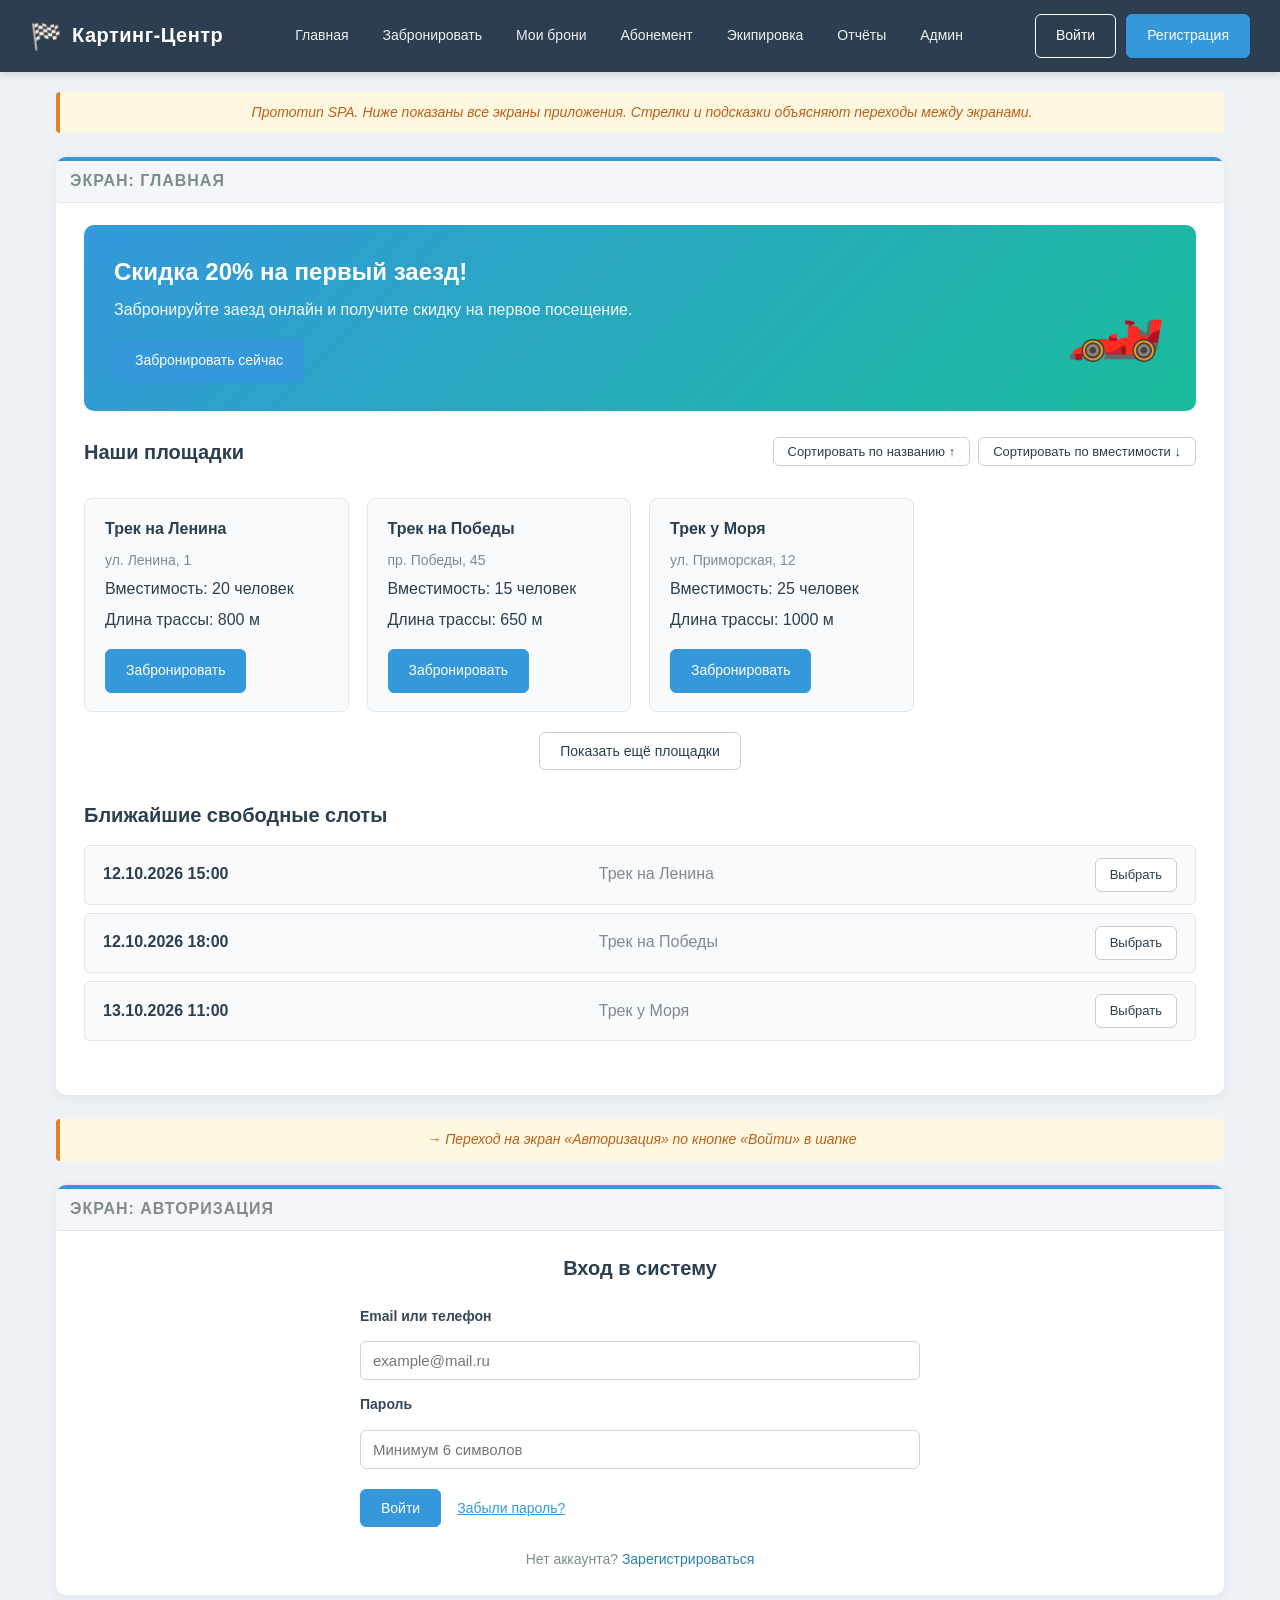
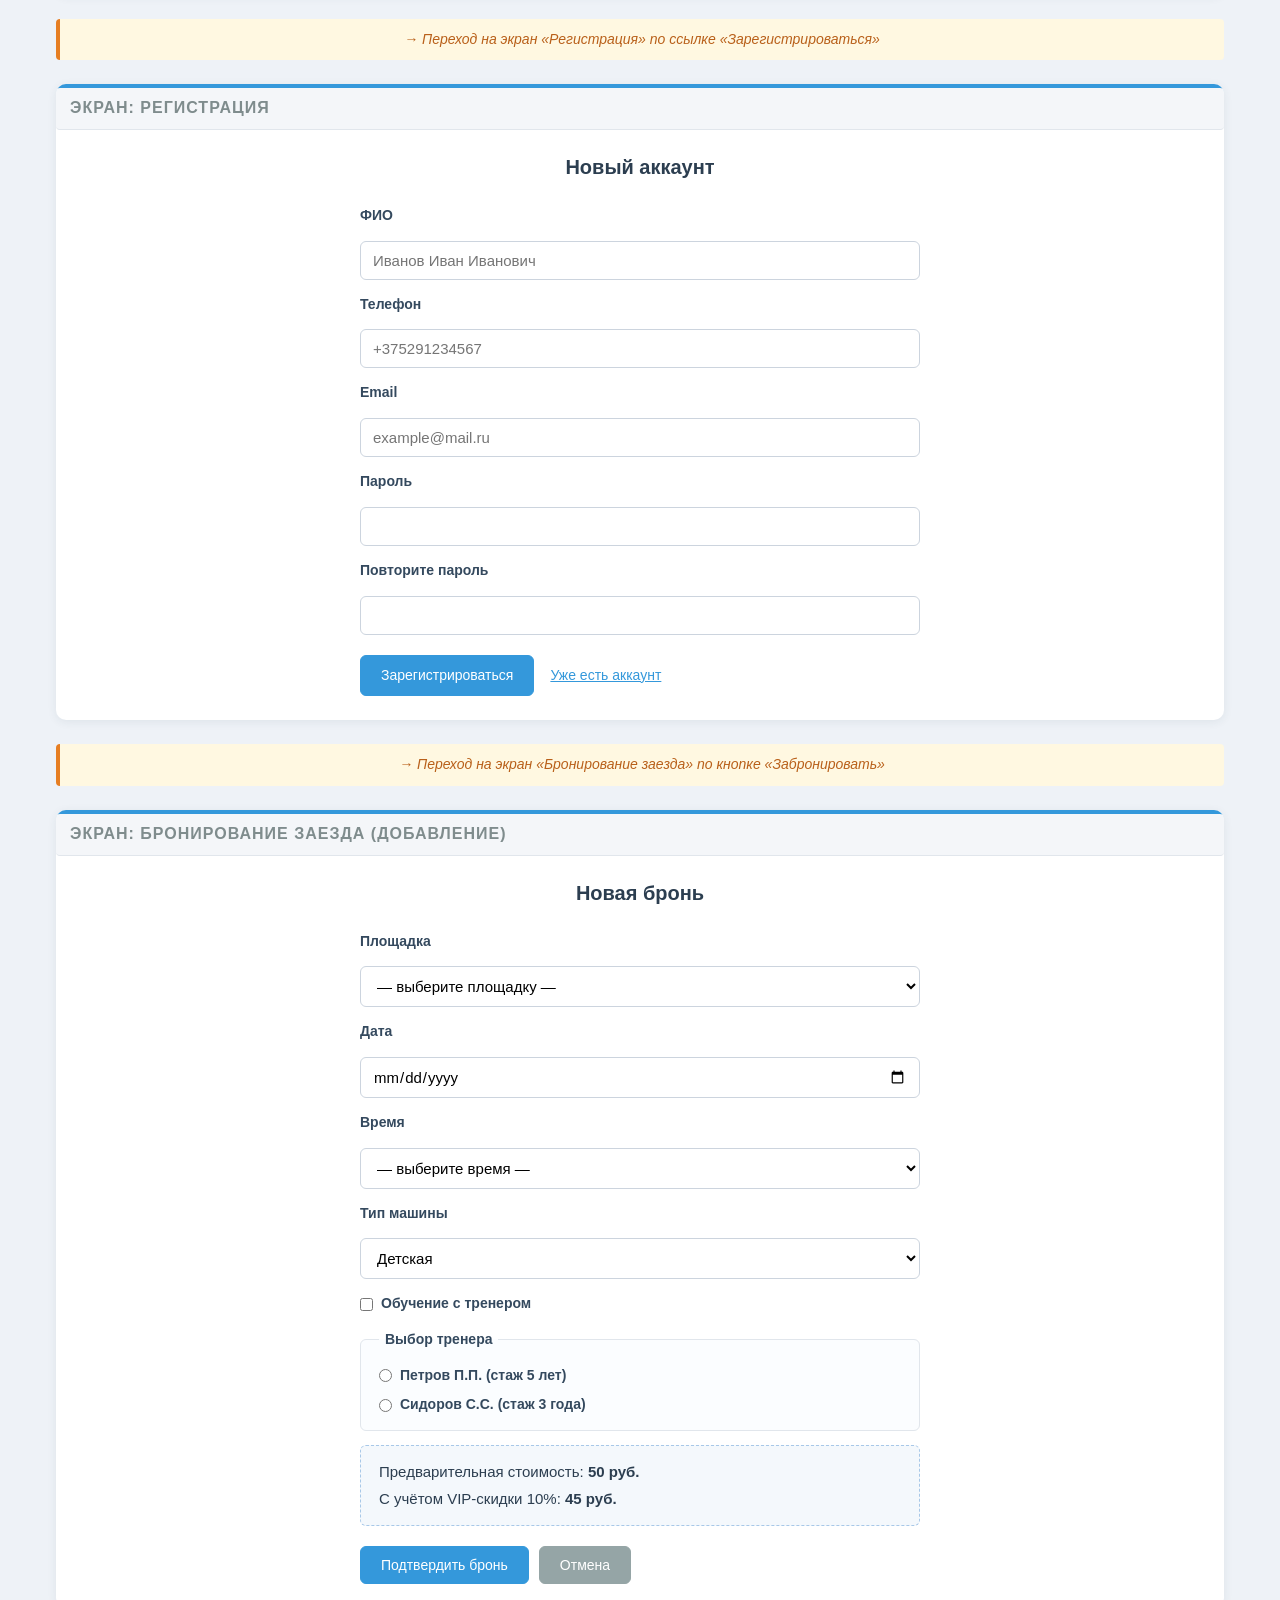
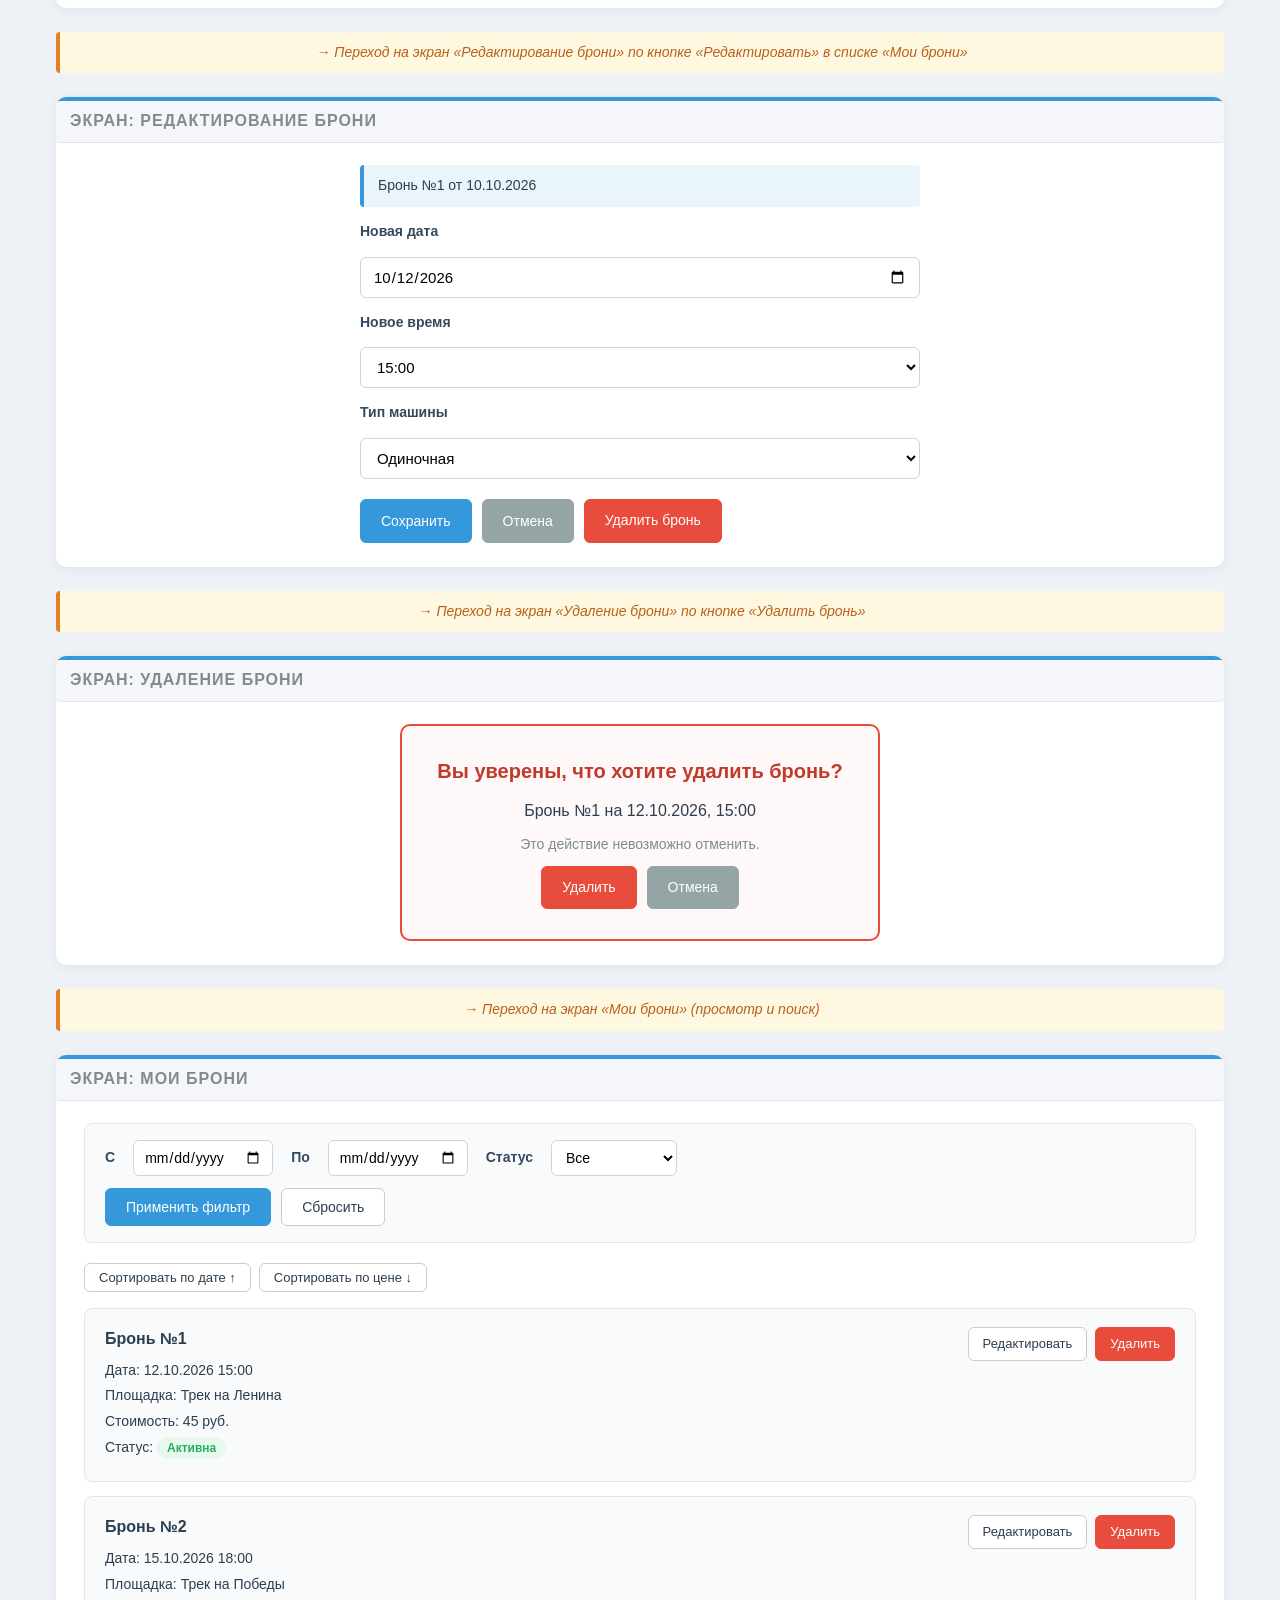
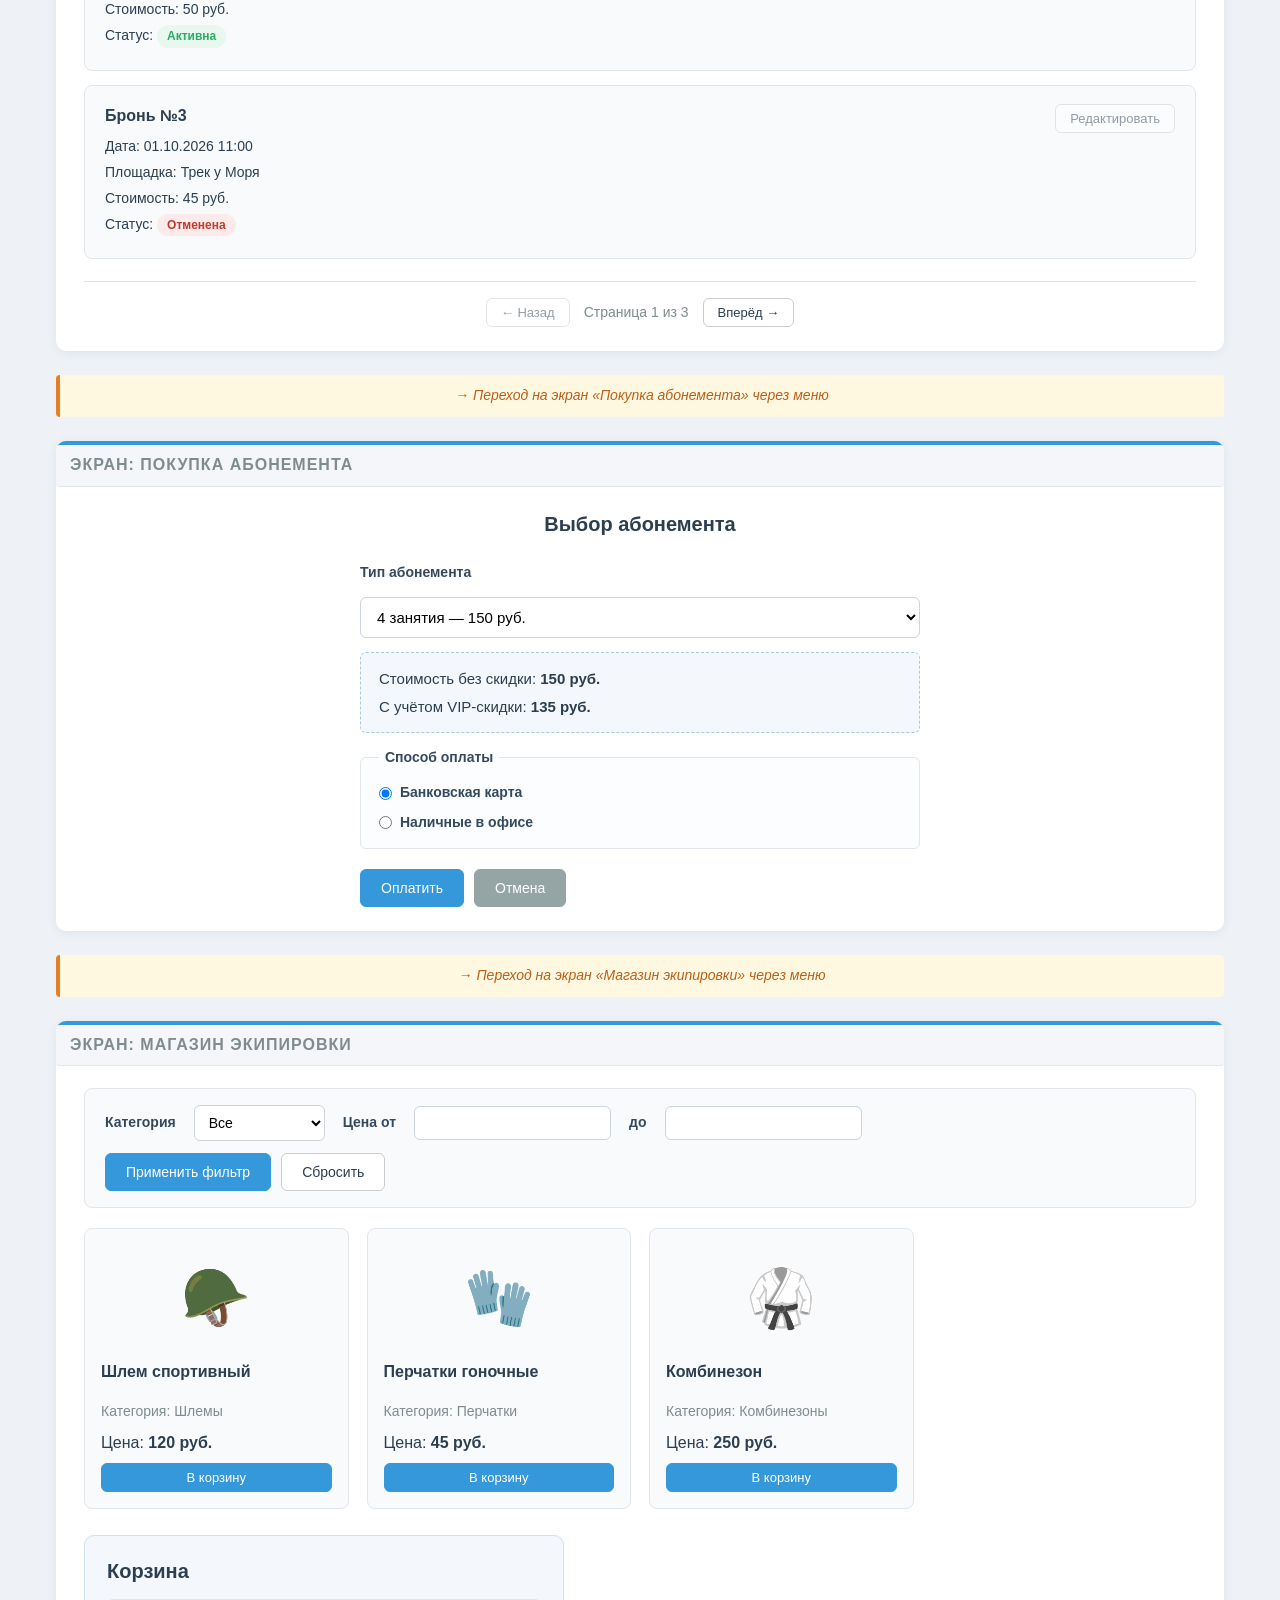
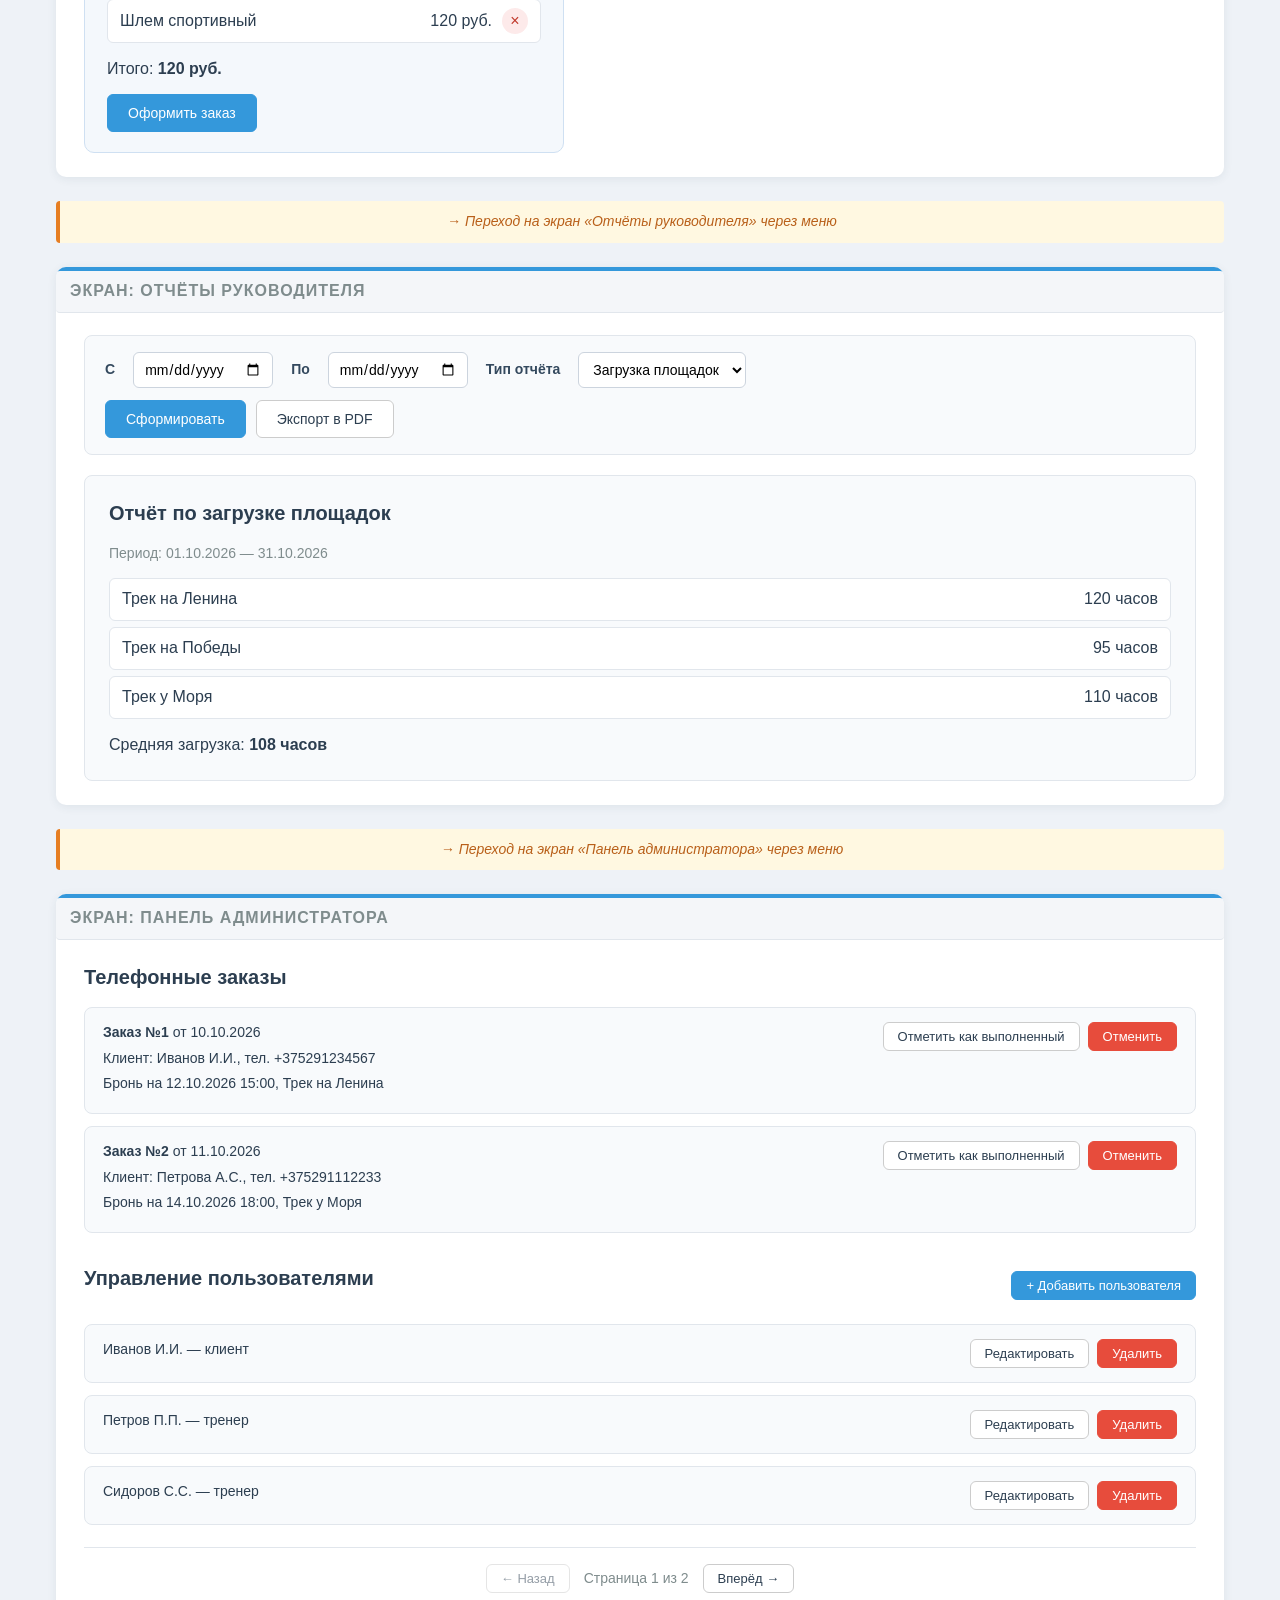
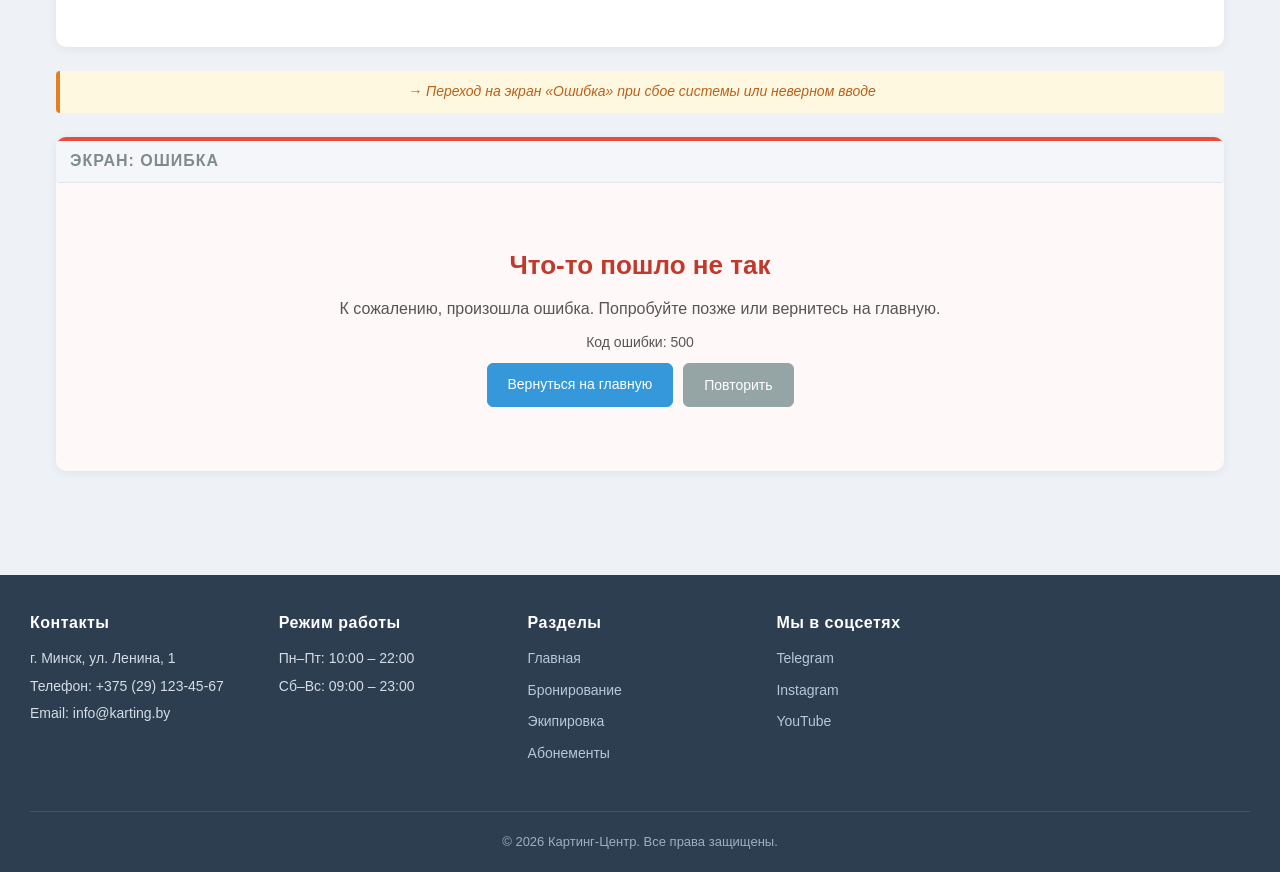
<file: sem5/programming technologies/WEB-application/UI/index.html>
<!DOCTYPE html>
<html lang="ru">
<head>
    <meta charset="UTF-8">
    <meta name="viewport" content="width=device-width, initial-scale=1.0">
    <title>Картинг-Центр — Бронирование заездов</title>
    <link rel="stylesheet" href="styles.css">
</head>
<body>

<!-- ============================================ -->
<!-- ОБЩАЯ ШАПКА САЙТА (header) - одна на все экраны -->
<!-- ============================================ -->
<header class="site-header">
    <div class="logo">
        <span class="logo-icon">🏁</span>
        <span class="logo-text">Картинг-Центр</span>
    </div>
    <nav class="main-nav" aria-label="Главное меню">
        <ul>
            <li><a href="#screen-main">Главная</a></li>
            <li><a href="#screen-booking">Забронировать</a></li>
            <li><a href="#screen-my-bookings">Мои брони</a></li>
            <li><a href="#screen-subscription">Абонемент</a></li>
            <li><a href="#screen-equipment">Экипировка</a></li>
            <li><a href="#screen-reports">Отчёты</a></li>
            <li><a href="#screen-admin">Админ</a></li>
        </ul>
    </nav>
    <div class="header-actions">
        <a href="#screen-login" class="btn btn-outline">Войти</a>
        <a href="#screen-register" class="btn btn-primary">Регистрация</a>
    </div>
</header>

<main class="site-main">

    <!-- Навигационная подсказка (требование задания — отмечать связи между экранами) -->
    <p class="nav-hint">Прототип SPA. Ниже показаны все экраны приложения. Стрелки и подсказки объясняют переходы между экранами.</p>

    <!-- ============================================ -->
    <!-- ЭКРАН 1. ГЛАВНАЯ ФОРМА -->
    <!-- ============================================ -->
    <section id="screen-main" class="screen">
        <h2 class="screen-title">Экран: Главная</h2>

        <!-- Промо-баннер -->
        <article class="promo">
            <div class="promo-text">
                <h3>Скидка 20% на первый заезд!</h3>
                <p>Забронируйте заезд онлайн и получите скидку на первое посещение.</p>
                <a href="#screen-booking" class="btn btn-primary">Забронировать сейчас</a>
            </div>
            <div class="promo-image" aria-hidden="true">🏎️</div>
        </article>

        <!-- Список площадок -->
        <section class="content-block">
            <header class="block-header">
                <h3>Наши площадки</h3>
                <div class="block-controls">
                    <button type="button" class="btn btn-sm">Сортировать по названию ↑</button>
                    <button type="button" class="btn btn-sm">Сортировать по вместимости ↓</button>
                </div>
            </header>

            <ul class="track-grid">
                <li class="track-card">
                    <h4>Трек на Ленина</h4>
                    <p class="muted">ул. Ленина, 1</p>
                    <p>Вместимость: 20 человек</p>
                    <p>Длина трассы: 800 м</p>
                    <a href="#screen-booking" class="btn btn-primary">Забронировать</a>
                </li>
                <li class="track-card">
                    <h4>Трек на Победы</h4>
                    <p class="muted">пр. Победы, 45</p>
                    <p>Вместимость: 15 человек</p>
                    <p>Длина трассы: 650 м</p>
                    <a href="#screen-booking" class="btn btn-primary">Забронировать</a>
                </li>
                <li class="track-card">
                    <h4>Трек у Моря</h4>
                    <p class="muted">ул. Приморская, 12</p>
                    <p>Вместимость: 25 человек</p>
                    <p>Длина трассы: 1000 м</p>
                    <a href="#screen-booking" class="btn btn-primary">Забронировать</a>
                </li>
            </ul>

            <button type="button" class="btn btn-more">Показать ещё площадки</button>
            <!-- Button loads more tracks from the server (pagination) -->
        </section>

        <!-- Ближайшие слоты -->
        <section class="content-block">
            <h3>Ближайшие свободные слоты</h3>
            <ul class="slots-list">
                <li>
                    <span class="slot-date">12.10.2026 15:00</span>
                    <span class="slot-track">Трек на Ленина</span>
                    <a href="#screen-booking" class="btn btn-sm">Выбрать</a>
                </li>
                <li>
                    <span class="slot-date">12.10.2026 18:00</span>
                    <span class="slot-track">Трек на Победы</span>
                    <a href="#screen-booking" class="btn btn-sm">Выбрать</a>
                </li>
                <li>
                    <span class="slot-date">13.10.2026 11:00</span>
                    <span class="slot-track">Трек у Моря</span>
                    <a href="#screen-booking" class="btn btn-sm">Выбрать</a>
                </li>
            </ul>
        </section>
    </section>

    <p class="nav-hint">→ Переход на экран «Авторизация» по кнопке «Войти» в шапке</p>

    <!-- ============================================ -->
    <!-- ЭКРАН 2. АВТОРИЗАЦИЯ -->
    <!-- ============================================ -->
    <section id="screen-login" class="screen">
        <h2 class="screen-title">Экран: Авторизация</h2>

        <form class="form" action="#" method="post">
            <h3>Вход в систему</h3>

            <label for="login-email">Email или телефон</label>
            <input type="email" id="login-email" name="email" required placeholder="example@mail.ru">

            <label for="login-password">Пароль</label>
            <input type="password" id="login-password" name="password" required minlength="6" placeholder="Минимум 6 символов">

            <div class="form-actions">
                <button type="submit" class="btn btn-primary">Войти</button>
                <button type="button" class="btn btn-link">Забыли пароль?</button>
            </div>

            <p class="form-hint">Нет аккаунта? <a href="#screen-register">Зарегистрироваться</a></p>
            <!-- Link to registration screen -->
        </form>
    </section>

    <p class="nav-hint">→ Переход на экран «Регистрация» по ссылке «Зарегистрироваться»</p>

    <!-- ============================================ -->
    <!-- ЭКРАН 3. РЕГИСТРАЦИЯ -->
    <!-- ============================================ -->
    <section id="screen-register" class="screen">
        <h2 class="screen-title">Экран: Регистрация</h2>

        <form class="form" action="#" method="post">
            <h3>Новый аккаунт</h3>

            <label for="reg-fio">ФИО</label>
            <input type="text" id="reg-fio" name="fio" required placeholder="Иванов Иван Иванович">

            <label for="reg-phone">Телефон</label>
            <input type="tel" id="reg-phone" name="phone" required placeholder="+375291234567">

            <label for="reg-email">Email</label>
            <input type="email" id="reg-email" name="email" required placeholder="example@mail.ru">

            <label for="reg-password">Пароль</label>
            <input type="password" id="reg-password" name="password" required minlength="6">

            <label for="reg-password-repeat">Повторите пароль</label>
            <input type="password" id="reg-password-repeat" name="passwordRepeat" required minlength="6">

            <div class="form-actions">
                <button type="submit" class="btn btn-primary">Зарегистрироваться</button>
                <a href="#screen-login" class="btn btn-link">Уже есть аккаунт</a>
            </div>
        </form>
    </section>

    <p class="nav-hint">→ Переход на экран «Бронирование заезда» по кнопке «Забронировать»</p>

    <!-- ============================================ -->
    <!-- ЭКРАН 4. БРОНИРОВАНИЕ ЗАЕЗДА (форма добавления) -->
    <!-- ============================================ -->
    <section id="screen-booking" class="screen">
        <h2 class="screen-title">Экран: Бронирование заезда (добавление)</h2>

        <form class="form" action="#" method="post">
            <h3>Новая бронь</h3>

            <label for="book-track">Площадка</label>
            <select id="book-track" name="track" required>
                <option value="">— выберите площадку —</option>
                <option value="1">Трек на Ленина</option>
                <option value="2">Трек на Победы</option>
                <option value="3">Трек у Моря</option>
            </select>

            <label for="book-date">Дата</label>
            <input type="date" id="book-date" name="date" required>

            <label for="book-time">Время</label>
            <select id="book-time" name="time" required>
                <option value="">— выберите время —</option>
                <option value="10:00">10:00</option>
                <option value="11:00">11:00</option>
                <option value="15:00">15:00</option>
                <option value="18:00">18:00</option>
            </select>

            <label for="book-kart">Тип машины</label>
            <select id="book-kart" name="kart" required>
                <option value="child">Детская</option>
                <option value="single">Одиночная</option>
                <option value="double">Для двоих</option>
            </select>

            <label class="checkbox-label">
                <input type="checkbox" id="book-trainer" name="trainer">
                Обучение с тренером
            </label>
            <!-- Checkbox shows the trainer selection below when checked -->

            <fieldset class="fieldset">
                <legend>Выбор тренера</legend>
                <label class="radio-label">
                    <input type="radio" name="trainer" value="1">
                    Петров П.П. (стаж 5 лет)
                </label>
                <label class="radio-label">
                    <input type="radio" name="trainer" value="2">
                    Сидоров С.С. (стаж 3 года)
                </label>
            </fieldset>

            <div class="form-summary">
                <p>Предварительная стоимость: <strong>50 руб.</strong></p>
                <p>С учётом VIP-скидки 10%: <strong>45 руб.</strong></p>
            </div>

            <div class="form-actions">
                <button type="submit" class="btn btn-primary">Подтвердить бронь</button>
                <button type="button" class="btn btn-secondary">Отмена</button>
            </div>
        </form>
    </section>

    <p class="nav-hint">→ Переход на экран «Редактирование брони» по кнопке «Редактировать» в списке «Мои брони»</p>

    <!-- ============================================ -->
    <!-- ЭКРАН 5. РЕДАКТИРОВАНИЕ БРОНИ -->
    <!-- ============================================ -->
    <section id="screen-edit-booking" class="screen">
        <h2 class="screen-title">Экран: Редактирование брони</h2>

        <form class="form" action="#" method="post">
            <p class="form-info">Бронь №1 от 10.10.2026</p>

            <label for="edit-date">Новая дата</label>
            <input type="date" id="edit-date" name="date" value="2026-10-12">

            <label for="edit-time">Новое время</label>
            <select id="edit-time" name="time">
                <option value="15:00" selected>15:00</option>
                <option value="18:00">18:00</option>
                <option value="11:00">11:00</option>
            </select>

            <label for="edit-kart">Тип машины</label>
            <select id="edit-kart" name="kart">
                <option value="single" selected>Одиночная</option>
                <option value="double">Для двоих</option>
                <option value="child">Детская</option>
            </select>

            <div class="form-actions">
                <button type="submit" class="btn btn-primary">Сохранить</button>
                <button type="button" class="btn btn-secondary">Отмена</button>
                <a href="#screen-delete-booking" class="btn btn-danger">Удалить бронь</a>
            </div>
            <!-- Delete button opens delete confirmation -->
        </form>
    </section>

    <p class="nav-hint">→ Переход на экран «Удаление брони» по кнопке «Удалить бронь»</p>

    <!-- ============================================ -->
    <!-- ЭКРАН 6. УДАЛЕНИЕ БРОНИ -->
    <!-- ============================================ -->
    <section id="screen-delete-booking" class="screen">
        <h2 class="screen-title">Экран: Удаление брони</h2>

        <div class="confirm-dialog">
            <h3>Вы уверены, что хотите удалить бронь?</h3>
            <p>Бронь №1 на 12.10.2026, 15:00</p>
            <p class="muted">Это действие невозможно отменить.</p>

            <div class="form-actions">
                <button type="button" class="btn btn-danger">Удалить</button>
                <a href="#screen-my-bookings" class="btn btn-secondary">Отмена</a>
            </div>
        </div>
    </section>

    <p class="nav-hint">→ Переход на экран «Мои брони» (просмотр и поиск)</p>

    <!-- ============================================ -->
    <!-- ЭКРАН 7. МОИ БРОНИ (поиск и просмотр) -->
    <!-- ============================================ -->
    <section id="screen-my-bookings" class="screen">
        <h2 class="screen-title">Экран: Мои брони</h2>

        <form class="filter-form" action="#" method="get">
            <div class="filter-row">
                <label for="filter-date-from">С</label>
                <input type="date" id="filter-date-from" name="dateFrom">

                <label for="filter-date-to">По</label>
                <input type="date" id="filter-date-to" name="dateTo">

                <label for="filter-status">Статус</label>
                <select id="filter-status" name="status">
                    <option value="all">Все</option>
                    <option value="active">Активные</option>
                    <option value="cancelled">Отменённые</option>
                </select>
            </div>
            <div class="form-actions">
                <button type="submit" class="btn btn-primary">Применить фильтр</button>
                <button type="button" class="btn">Сбросить</button>
            </div>
        </form>

        <div class="block-controls">
            <button type="button" class="btn btn-sm">Сортировать по дате ↑</button>
            <button type="button" class="btn btn-sm">Сортировать по цене ↓</button>
        </div>

        <ul class="bookings-list">
            <li class="booking-item">
                <div class="booking-info">
                    <h4>Бронь №1</h4>
                    <p>Дата: 12.10.2026 15:00</p>
                    <p>Площадка: Трек на Ленина</p>
                    <p>Стоимость: 45 руб.</p>
                    <p>Статус: <span class="status status-active">Активна</span></p>
                </div>
                <div class="booking-actions">
                    <a href="#screen-edit-booking" class="btn btn-sm">Редактировать</a>
                    <a href="#screen-delete-booking" class="btn btn-sm btn-danger">Удалить</a>
                </div>
            </li>
            <li class="booking-item">
                <div class="booking-info">
                    <h4>Бронь №2</h4>
                    <p>Дата: 15.10.2026 18:00</p>
                    <p>Площадка: Трек на Победы</p>
                    <p>Стоимость: 50 руб.</p>
                    <p>Статус: <span class="status status-active">Активна</span></p>
                </div>
                <div class="booking-actions">
                    <a href="#screen-edit-booking" class="btn btn-sm">Редактировать</a>
                    <a href="#screen-delete-booking" class="btn btn-sm btn-danger">Удалить</a>
                </div>
            </li>
            <li class="booking-item">
                <div class="booking-info">
                    <h4>Бронь №3</h4>
                    <p>Дата: 01.10.2026 11:00</p>
                    <p>Площадка: Трек у Моря</p>
                    <p>Стоимость: 45 руб.</p>
                    <p>Статус: <span class="status status-cancelled">Отменена</span></p>
                </div>
                <div class="booking-actions">
                    <button type="button" class="btn btn-sm" disabled>Редактировать</button>
                </div>
            </li>
        </ul>

        <nav class="pagination" aria-label="Постраничная навигация">
            <button type="button" class="btn btn-sm" disabled>← Назад</button>
            <span class="pagination-info">Страница 1 из 3</span>
            <button type="button" class="btn btn-sm">Вперёд →</button>
        </nav>
    </section>

    <p class="nav-hint">→ Переход на экран «Покупка абонемента» через меню</p>

    <!-- ============================================ -->
    <!-- ЭКРАН 8. ПОКУПКА АБОНЕМЕНТА -->
    <!-- ============================================ -->
    <section id="screen-subscription" class="screen">
        <h2 class="screen-title">Экран: Покупка абонемента</h2>

        <form class="form" action="#" method="post">
            <h3>Выбор абонемента</h3>

            <label for="sub-type">Тип абонемента</label>
            <select id="sub-type" name="subscriptionType" required>
                <option value="4">4 занятия — 150 руб.</option>
                <option value="6">6 занятий — 210 руб.</option>
                <option value="8">8 занятий — 260 руб.</option>
                <option value="12">12 занятий — 360 руб.</option>
                <option value="unlimited">Безлимит на 30 дней — 500 руб.</option>
            </select>

            <div class="form-summary">
                <p>Стоимость без скидки: <strong>150 руб.</strong></p>
                <p>С учётом VIP-скидки: <strong>135 руб.</strong></p>
            </div>

            <fieldset class="fieldset">
                <legend>Способ оплаты</legend>
                <label class="radio-label">
                    <input type="radio" name="payMethod" value="card" checked>
                    Банковская карта
                </label>
                <label class="radio-label">
                    <input type="radio" name="payMethod" value="cash">
                    Наличные в офисе
                </label>
            </fieldset>

            <div class="form-actions">
                <button type="submit" class="btn btn-primary">Оплатить</button>
                <button type="button" class="btn btn-secondary">Отмена</button>
            </div>
        </form>
    </section>

    <p class="nav-hint">→ Переход на экран «Магазин экипировки» через меню</p>

    <!-- ============================================ -->
    <!-- ЭКРАН 9. МАГАЗИН ЭКИПИРОВКИ -->
    <!-- ============================================ -->
    <section id="screen-equipment" class="screen">
        <h2 class="screen-title">Экран: Магазин экипировки</h2>

        <form class="filter-form" action="#" method="get">
            <div class="filter-row">
                <label for="eq-category">Категория</label>
                <select id="eq-category" name="category">
                    <option value="all">Все</option>
                    <option value="helmet">Шлемы</option>
                    <option value="gloves">Перчатки</option>
                    <option value="suit">Комбинезоны</option>
                </select>
                <label for="eq-price-from">Цена от</label>
                <input type="number" id="eq-price-from" name="priceFrom" min="0">
                <label for="eq-price-to">до</label>
                <input type="number" id="eq-price-to" name="priceTo" min="0">
            </div>
            <div class="form-actions">
                <button type="submit" class="btn btn-primary">Применить фильтр</button>
                <button type="button" class="btn">Сбросить</button>
            </div>
        </form>

        <ul class="equipment-grid">
            <li class="equipment-card">
                <div class="equipment-image" aria-hidden="true">🪖</div>
                <h4>Шлем спортивный</h4>
                <p class="muted">Категория: Шлемы</p>
                <p>Цена: <strong>120 руб.</strong></p>
                <button type="button" class="btn btn-primary btn-sm">В корзину</button>
                <!-- Button adds item to cart -->
            </li>
            <li class="equipment-card">
                <div class="equipment-image" aria-hidden="true">🧤</div>
                <h4>Перчатки гоночные</h4>
                <p class="muted">Категория: Перчатки</p>
                <p>Цена: <strong>45 руб.</strong></p>
                <button type="button" class="btn btn-primary btn-sm">В корзину</button>
            </li>
            <li class="equipment-card">
                <div class="equipment-image" aria-hidden="true">🥋</div>
                <h4>Комбинезон</h4>
                <p class="muted">Категория: Комбинезоны</p>
                <p>Цена: <strong>250 руб.</strong></p>
                <button type="button" class="btn btn-primary btn-sm">В корзину</button>
            </li>
        </ul>

        <aside class="cart">
            <h3>Корзина</h3>
            <ul class="cart-list">
                <li>
                    <span>Шлем спортивный</span>
                    <span>120 руб.</span>
                    <button type="button" class="btn-remove" aria-label="Удалить из корзины">×</button>
                </li>
            </ul>
            <p class="cart-total">Итого: <strong>120 руб.</strong></p>
            <button type="button" class="btn btn-primary">Оформить заказ</button>
        </aside>
    </section>

    <p class="nav-hint">→ Переход на экран «Отчёты руководителя» через меню</p>

    <!-- ============================================ -->
    <!-- ЭКРАН 10. ОТЧЁТЫ РУКОВОДИТЕЛЯ -->
    <!-- ============================================ -->
    <section id="screen-reports" class="screen">
        <h2 class="screen-title">Экран: Отчёты руководителя</h2>

        <form class="filter-form" action="#" method="get">
            <div class="filter-row">
                <label for="report-period-from">С</label>
                <input type="date" id="report-period-from" name="periodFrom">
                <label for="report-period-to">По</label>
                <input type="date" id="report-period-to" name="periodTo">

                <label for="report-type">Тип отчёта</label>
                <select id="report-type" name="reportType">
                    <option value="load">Загрузка площадок</option>
                    <option value="clients">По клиентам</option>
                    <option value="revenue">По выручке</option>
                </select>
            </div>
            <div class="form-actions">
                <button type="submit" class="btn btn-primary">Сформировать</button>
                <button type="button" class="btn">Экспорт в PDF</button>
            </div>
        </form>

        <article class="report-output">
            <h3>Отчёт по загрузке площадок</h3>
            <p class="muted">Период: 01.10.2026 — 31.10.2026</p>
            <ul class="report-list">
                <li><span>Трек на Ленина</span><span>120 часов</span></li>
                <li><span>Трек на Победы</span><span>95 часов</span></li>
                <li><span>Трек у Моря</span><span>110 часов</span></li>
            </ul>
            <p>Средняя загрузка: <strong>108 часов</strong></p>
        </article>
    </section>

    <p class="nav-hint">→ Переход на экран «Панель администратора» через меню</p>

    <!-- ============================================ -->
    <!-- ЭКРАН 11. ПАНЕЛЬ АДМИНИСТРАТОРА -->
    <!-- ============================================ -->
    <section id="screen-admin" class="screen">
        <h2 class="screen-title">Экран: Панель администратора</h2>

        <section class="content-block">
            <h3>Телефонные заказы</h3>
            <ul class="orders-list">
                <li class="order-item">
                    <div class="order-info">
                        <p><strong>Заказ №1</strong> от 10.10.2026</p>
                        <p>Клиент: Иванов И.И., тел. +375291234567</p>
                        <p>Бронь на 12.10.2026 15:00, Трек на Ленина</p>
                    </div>
                    <div class="order-actions">
                        <button type="button" class="btn btn-sm">Отметить как выполненный</button>
                        <button type="button" class="btn btn-sm btn-danger">Отменить</button>
                    </div>
                </li>
                <li class="order-item">
                    <div class="order-info">
                        <p><strong>Заказ №2</strong> от 11.10.2026</p>
                        <p>Клиент: Петрова А.С., тел. +375291112233</p>
                        <p>Бронь на 14.10.2026 18:00, Трек у Моря</p>
                    </div>
                    <div class="order-actions">
                        <button type="button" class="btn btn-sm">Отметить как выполненный</button>
                        <button type="button" class="btn btn-sm btn-danger">Отменить</button>
                    </div>
                </li>
            </ul>
        </section>

        <section class="content-block">
            <header class="block-header">
                <h3>Управление пользователями</h3>
                <button type="button" class="btn btn-primary btn-sm">+ Добавить пользователя</button>
            </header>
            <ul class="users-list">
                <li class="user-item">
                    <span>Иванов И.И. — клиент</span>
                    <div>
                        <button type="button" class="btn btn-sm">Редактировать</button>
                        <button type="button" class="btn btn-sm btn-danger">Удалить</button>
                    </div>
                </li>
                <li class="user-item">
                    <span>Петров П.П. — тренер</span>
                    <div>
                        <button type="button" class="btn btn-sm">Редактировать</button>
                        <button type="button" class="btn btn-sm btn-danger">Удалить</button>
                    </div>
                </li>
                <li class="user-item">
                    <span>Сидоров С.С. — тренер</span>
                    <div>
                        <button type="button" class="btn btn-sm">Редактировать</button>
                        <button type="button" class="btn btn-sm btn-danger">Удалить</button>
                    </div>
                </li>
            </ul>
            <nav class="pagination" aria-label="Постраничная навигация">
                <button type="button" class="btn btn-sm" disabled>← Назад</button>
                <span class="pagination-info">Страница 1 из 2</span>
                <button type="button" class="btn btn-sm">Вперёд →</button>
            </nav>
        </section>
    </section>

    <p class="nav-hint">→ Переход на экран «Ошибка» при сбое системы или неверном вводе</p>

    <!-- ============================================ -->
    <!-- ЭКРАН 12. ОШИБКА -->
    <!-- ============================================ -->
    <section id="screen-error" class="screen screen-error">
        <h2 class="screen-title">Экран: Ошибка</h2>

        <div class="error-box">
            <h3>Что-то пошло не так</h3>
            <p>К сожалению, произошла ошибка. Попробуйте позже или вернитесь на главную.</p>
            <p class="error-code">Код ошибки: 500</p>
            <div class="form-actions">
                <a href="#screen-main" class="btn btn-primary">Вернуться на главную</a>
                <button type="button" class="btn btn-secondary">Повторить</button>
            </div>
        </div>
    </section>

</main>

<!-- ============================================ -->
<!-- ОБЩИЙ ПОДВАЛ САЙТА (footer) -->
<!-- ============================================ -->
<footer class="site-footer">
    <div class="footer-column">
        <h3>Контакты</h3>
        <p>г. Минск, ул. Ленина, 1</p>
        <p>Телефон: +375 (29) 123-45-67</p>
        <p>Email: info@karting.by</p>
    </div>
    <div class="footer-column">
        <h3>Режим работы</h3>
        <p>Пн–Пт: 10:00 – 22:00</p>
        <p>Сб–Вс: 09:00 – 23:00</p>
    </div>
    <div class="footer-column">
        <h3>Разделы</h3>
        <ul>
            <li><a href="#screen-main">Главная</a></li>
            <li><a href="#screen-booking">Бронирование</a></li>
            <li><a href="#screen-equipment">Экипировка</a></li>
            <li><a href="#screen-subscription">Абонементы</a></li>
        </ul>
    </div>
    <div class="footer-column">
        <h3>Мы в соцсетях</h3>
        <ul>
            <li><a href="#">Telegram</a></li>
            <li><a href="#">Instagram</a></li>
            <li><a href="#">YouTube</a></li>
        </ul>
    </div>
    <p class="copyright">© 2026 Картинг-Центр. Все права защищены.</p>
</footer>

</body>
</html>
</file>
<file: sem5/programming technologies/WEB-application/UI/styles.css>
/* ==========================================================
   Сброс стилей и базовые настройки
   ========================================================== */
* {
    margin: 0;
    padding: 0;
    box-sizing: border-box;
}

html {
    scroll-behavior: smooth;
}

body {
    font-family: Arial, "Helvetica Neue", sans-serif;
    font-size: 16px;
    line-height: 1.55;
    color: #2c3e50;
    background: #eef2f7;
}

img {
    max-width: 100%;
    display: block;
}

a {
    color: #2980b9;
    text-decoration: none;
    transition: color 0.2s;
}

a:hover {
    color: #1c5d87;
}

ul, ol {
    list-style: none;
}

/* ==========================================================
   Шапка сайта (header)
   ========================================================== */
.site-header {
    display: flex;
    align-items: center;
    justify-content: space-between;
    gap: 20px;
    padding: 14px 30px;
    background: #2c3e50;
    color: #fff;
    position: sticky;
    top: 0;
    z-index: 100;
    box-shadow: 0 2px 8px rgba(0, 0, 0, 0.15);
    flex-wrap: wrap;
}

.logo {
    display: flex;
    align-items: center;
    gap: 10px;
    font-size: 20px;
    font-weight: bold;
    color: #fff;
}

.logo-icon {
    font-size: 26px;
}

.logo-text {
    letter-spacing: 0.5px;
}

.main-nav ul {
    display: flex;
    gap: 6px;
    flex-wrap: wrap;
}

.main-nav a {
    display: inline-block;
    padding: 8px 14px;
    color: #ecf0f1;
    border-radius: 4px;
    font-size: 14px;
    transition: background 0.2s;
}

.main-nav a:hover {
    background: #34495e;
    color: #fff;
}

.header-actions {
    display: flex;
    gap: 10px;
}

/* ==========================================================
   Основная область (main)
   ========================================================== */
.site-main {
    max-width: 1200px;
    margin: 0 auto;
    padding: 20px 16px 40px;
}

/* ==========================================================
   Экран приложения
   ========================================================== */
.screen {
    background: #fff;
    border-radius: 10px;
    box-shadow: 0 2px 10px rgba(44, 62, 80, 0.08);
    padding: 24px 28px;
    margin: 0 0 24px 0;
    border-top: 4px solid #3498db;
}

.screen-title {
    font-size: 16px;
    text-transform: uppercase;
    letter-spacing: 1px;
    color: #7f8c8d;
    background: #f4f6f9;
    padding: 8px 14px;
    border-radius: 4px;
    margin: -24px -28px 22px -28px;
    border-bottom: 1px solid #e1e6ec;
}

/* Заголовки внутри экранов */
.screen h3 {
    font-size: 20px;
    margin-bottom: 14px;
    color: #2c3e50;
}

.screen h4 {
    font-size: 16px;
    margin-bottom: 8px;
    color: #2c3e50;
}

/* ==========================================================
   Подсказка-стрелка между экранами
   ========================================================== */
.nav-hint {
    text-align: center;
    color: #b9601a;
    font-style: italic;
    font-size: 14px;
    margin: 0 auto 24px;
    padding: 10px 16px;
    background: #fff8e1;
    border-left: 4px solid #e67e22;
    border-radius: 4px;
    max-width: 1200px;
}

/* ==========================================================
   Кнопки
   ========================================================== */
.btn {
    display: inline-block;
    padding: 10px 20px;
    font-size: 14px;
    font-family: inherit;
    border: 1px solid #ccc;
    border-radius: 6px;
    background: #fff;
    color: #2c3e50;
    cursor: pointer;
    transition: background 0.2s, color 0.2s, border-color 0.2s;
    text-align: center;
}

.btn:hover {
    background: #f0f0f0;
}

.btn:disabled {
    opacity: 0.5;
    cursor: not-allowed;
}

.btn-sm {
    padding: 6px 14px;
    font-size: 13px;
}

.btn-primary {
    background: #3498db;
    color: #fff;
    border-color: #3498db;
}

.btn-primary:hover {
    background: #2980b9;
    border-color: #2980b9;
    color: #fff;
}

.btn-danger {
    background: #e74c3c;
    color: #fff;
    border-color: #e74c3c;
}

.btn-danger:hover {
    background: #c0392b;
    border-color: #c0392b;
    color: #fff;
}

.btn-secondary {
    background: #95a5a6;
    color: #fff;
    border-color: #95a5a6;
}

.btn-secondary:hover {
    background: #7f8c8d;
    border-color: #7f8c8d;
    color: #fff;
}

.btn-outline {
    background: transparent;
    color: #fff;
    border-color: #fff;
}

.btn-outline:hover {
    background: #fff;
    color: #2c3e50;
}

.btn-link {
    background: none;
    border: none;
    color: #3498db;
    text-decoration: underline;
    padding: 10px 6px;
}

.btn-link:hover {
    color: #1c5d87;
    background: none;
}

.btn-more {
    display: block;
    margin: 20px auto 0;
}

/* ==========================================================
   Промо-баннер на главной
   ========================================================== */
.promo {
    display: flex;
    justify-content: space-between;
    align-items: center;
    gap: 20px;
    padding: 28px 30px;
    background: linear-gradient(135deg, #3498db, #1abc9c);
    color: #fff;
    border-radius: 10px;
    margin-bottom: 26px;
}

.promo-text h3 {
    color: #fff;
    font-size: 24px;
    margin-bottom: 8px;
}

.promo-text p {
    margin-bottom: 16px;
    opacity: 0.95;
}

.promo-image {
    font-size: 80px;
    line-height: 1;
}

/* ==========================================================
   Блоки контента
   ========================================================== */
.content-block {
    margin-bottom: 30px;
}

.block-header {
    display: flex;
    justify-content: space-between;
    align-items: center;
    gap: 16px;
    flex-wrap: wrap;
    margin-bottom: 16px;
}

.block-controls {
    display: flex;
    gap: 8px;
    flex-wrap: wrap;
    margin-bottom: 16px;
}

.muted {
    color: #7f8c8d;
    font-size: 14px;
}

/* ==========================================================
   Сетка площадок
   ========================================================== */
.track-grid {
    display: grid;
    grid-template-columns: repeat(auto-fill, minmax(260px, 1fr));
    gap: 18px;
}

.track-card {
    padding: 18px 20px;
    background: #f8fafc;
    border: 1px solid #e1e6ec;
    border-radius: 8px;
    transition: transform 0.15s, box-shadow 0.15s;
}

.track-card:hover {
    transform: translateY(-3px);
    box-shadow: 0 4px 12px rgba(44, 62, 80, 0.08);
}

.track-card p {
    margin-bottom: 6px;
}

.track-card .btn {
    margin-top: 10px;
}

/* ==========================================================
   Список слотов
   ========================================================== */
.slots-list {
    display: flex;
    flex-direction: column;
    gap: 8px;
}

.slots-list li {
    display: grid;
    grid-template-columns: 1fr 1fr auto;
    gap: 14px;
    align-items: center;
    padding: 12px 18px;
    background: #f8fafc;
    border: 1px solid #e1e6ec;
    border-radius: 6px;
}

.slot-date {
    font-weight: bold;
    color: #2c3e50;
}

.slot-track {
    color: #7f8c8d;
}

/* ==========================================================
   Формы
   ========================================================== */
.form {
    display: flex;
    flex-direction: column;
    gap: 14px;
    max-width: 560px;
    margin: 0 auto;
}

.form h3 {
    text-align: center;
    margin-bottom: 8px;
}

.form label {
    font-weight: bold;
    font-size: 14px;
    color: #34495e;
}

.form input[type="text"],
.form input[type="email"],
.form input[type="tel"],
.form input[type="password"],
.form input[type="date"],
.form input[type="number"],
.form select,
.form textarea {
    width: 100%;
    padding: 10px 12px;
    border: 1px solid #ccd4de;
    border-radius: 6px;
    font-size: 15px;
    font-family: inherit;
    background: #fff;
    transition: border-color 0.2s, box-shadow 0.2s;
}

.form input:focus,
.form select:focus,
.form textarea:focus {
    outline: none;
    border-color: #3498db;
    box-shadow: 0 0 0 3px rgba(52, 152, 219, 0.15);
}

.form-actions {
    display: flex;
    gap: 10px;
    flex-wrap: wrap;
    margin-top: 6px;
}

.form-hint {
    font-size: 14px;
    color: #7f8c8d;
    text-align: center;
    margin-top: 8px;
}

.form-info {
    padding: 10px 14px;
    background: #eaf4fb;
    border-left: 4px solid #3498db;
    border-radius: 4px;
    font-size: 14px;
}

.form-summary {
    padding: 14px 18px;
    background: #f4f8fc;
    border: 1px dashed #a8c8e8;
    border-radius: 6px;
    font-size: 15px;
}

.form-summary p {
    margin-bottom: 4px;
}

.form-summary p:last-child {
    margin-bottom: 0;
}

.checkbox-label,
.radio-label {
    display: flex;
    align-items: center;
    gap: 8px;
    font-weight: normal;
    cursor: pointer;
}

.checkbox-label input,
.radio-label input {
    width: auto;
    cursor: pointer;
}

.fieldset {
    border: 1px solid #e1e6ec;
    border-radius: 6px;
    padding: 14px 18px;
    display: flex;
    flex-direction: column;
    gap: 8px;
    background: #fbfdff;
}

.fieldset legend {
    font-weight: bold;
    font-size: 14px;
    padding: 0 6px;
    color: #34495e;
}

/* ==========================================================
   Форма фильтрации
   ========================================================== */
.filter-form {
    background: #f8fafc;
    border: 1px solid #e1e6ec;
    border-radius: 8px;
    padding: 16px 20px;
    margin-bottom: 20px;
}

.filter-row {
    display: flex;
    flex-wrap: wrap;
    gap: 12px 18px;
    align-items: center;
    margin-bottom: 12px;
}

.filter-row label {
    font-weight: bold;
    font-size: 14px;
    color: #34495e;
}

.filter-row input,
.filter-row select {
    padding: 8px 10px;
    border: 1px solid #ccd4de;
    border-radius: 6px;
    font-size: 14px;
    font-family: inherit;
    background: #fff;
}

/* ==========================================================
   Список броней
   ========================================================== */
.bookings-list {
    display: flex;
    flex-direction: column;
    gap: 14px;
}

.booking-item {
    display: flex;
    justify-content: space-between;
    align-items: flex-start;
    gap: 18px;
    padding: 18px 20px;
    background: #f8fafc;
    border: 1px solid #e1e6ec;
    border-radius: 8px;
    flex-wrap: wrap;
}

.booking-info p {
    margin-bottom: 4px;
    font-size: 14px;
}

.booking-actions {
    display: flex;
    gap: 8px;
    flex-wrap: wrap;
    align-items: center;
}

/* Статусы */
.status {
    display: inline-block;
    padding: 2px 10px;
    border-radius: 12px;
    font-size: 12px;
    font-weight: bold;
}

.status-active {
    background: #e8f8ef;
    color: #27ae60;
}

.status-cancelled {
    background: #fdeaea;
    color: #c0392b;
}

/* ==========================================================
   Пагинация
   ========================================================== */
.pagination {
    display: flex;
    justify-content: center;
    align-items: center;
    gap: 14px;
    margin-top: 22px;
    padding-top: 16px;
    border-top: 1px solid #e1e6ec;
}

.pagination-info {
    font-size: 14px;
    color: #7f8c8d;
}

/* ==========================================================
   Подтверждение удаления
   ========================================================== */
.confirm-dialog {
    max-width: 480px;
    margin: 0 auto;
    padding: 30px;
    background: #fff8f8;
    border: 2px solid #e74c3c;
    border-radius: 10px;
    text-align: center;
}

.confirm-dialog h3 {
    color: #c0392b;
    margin-bottom: 12px;
}

.confirm-dialog p {
    margin-bottom: 10px;
}

.confirm-dialog .form-actions {
    justify-content: center;
}

/* ==========================================================
   Магазин экипировки
   ========================================================== */
.equipment-grid {
    display: grid;
    grid-template-columns: repeat(auto-fill, minmax(220px, 1fr));
    gap: 18px;
    margin-bottom: 26px;
}

.equipment-card {
    padding: 16px;
    background: #f8fafc;
    border: 1px solid #e1e6ec;
    border-radius: 8px;
    display: flex;
    flex-direction: column;
    gap: 8px;
    transition: transform 0.15s, box-shadow 0.15s;
}

.equipment-card:hover {
    transform: translateY(-3px);
    box-shadow: 0 4px 12px rgba(44, 62, 80, 0.08);
}

.equipment-image {
    font-size: 56px;
    text-align: center;
    padding: 10px 0;
}

.equipment-card .btn {
    margin-top: auto;
}

/* Корзина */
.cart {
    max-width: 480px;
    padding: 20px 22px;
    background: #f4f8fc;
    border: 1px solid #cfe0f2;
    border-radius: 10px;
}

.cart h3 {
    margin-bottom: 12px;
}

.cart-list {
    display: flex;
    flex-direction: column;
    gap: 8px;
    margin-bottom: 14px;
}

.cart-list li {
    display: grid;
    grid-template-columns: 1fr auto auto;
    gap: 10px;
    align-items: center;
    padding: 8px 12px;
    background: #fff;
    border-radius: 6px;
    border: 1px solid #e1e6ec;
}

.btn-remove {
    border: none;
    background: #fdeaea;
    color: #c0392b;
    width: 26px;
    height: 26px;
    border-radius: 50%;
    cursor: pointer;
    font-size: 16px;
    line-height: 1;
    transition: background 0.2s;
}

.btn-remove:hover {
    background: #f5c6cb;
}

.cart-total {
    font-size: 16px;
    margin-bottom: 12px;
}

/* ==========================================================
   Отчёты
   ========================================================== */
.report-output {
    margin-top: 20px;
    padding: 22px 24px;
    background: #f8fafc;
    border: 1px solid #e1e6ec;
    border-radius: 8px;
}

.report-list {
    display: flex;
    flex-direction: column;
    gap: 6px;
    margin: 14px 0;
}

.report-list li {
    display: flex;
    justify-content: space-between;
    padding: 8px 12px;
    background: #fff;
    border-radius: 6px;
    border: 1px solid #e1e6ec;
}

/* ==========================================================
   Панель администратора
   ========================================================== */
.orders-list,
.users-list {
    display: flex;
    flex-direction: column;
    gap: 12px;
}

.order-item,
.user-item {
    display: flex;
    justify-content: space-between;
    align-items: flex-start;
    gap: 16px;
    padding: 14px 18px;
    background: #f8fafc;
    border: 1px solid #e1e6ec;
    border-radius: 8px;
    flex-wrap: wrap;
}

.order-info p,
.user-item span {
    margin-bottom: 4px;
    font-size: 14px;
}

.order-actions,
.user-item > div {
    display: flex;
    gap: 8px;
    flex-wrap: wrap;
}

/* ==========================================================
   Экран ошибки
   ========================================================== */
.screen-error {
    border-top-color: #e74c3c;
    background: #fff8f8;
}

.error-box {
    text-align: center;
    padding: 40px 20px;
}

.error-box h3 {
    color: #c0392b;
    font-size: 26px;
    margin-bottom: 12px;
}

.error-box p {
    margin-bottom: 10px;
    color: #555;
}

.error-code {
    color: #999;
    font-size: 14px;
    margin-bottom: 20px;
}

.error-box .form-actions {
    justify-content: center;
}

/* ==========================================================
   Подвал сайта (footer)
   ========================================================== */
.site-footer {
    display: grid;
    grid-template-columns: repeat(auto-fit, minmax(200px, 1fr));
    gap: 24px;
    padding: 36px 30px 20px;
    background: #2c3e50;
    color: #d5dde5;
    margin-top: 40px;
}

.footer-column h3 {
    color: #fff;
    font-size: 16px;
    margin-bottom: 12px;
    letter-spacing: 0.5px;
}

.footer-column p,
.footer-column li {
    font-size: 14px;
    margin-bottom: 6px;
}

.footer-column ul {
    display: flex;
    flex-direction: column;
    gap: 4px;
}

.footer-column a {
    color: #b6c8d8;
}

.footer-column a:hover {
    color: #fff;
}

.copyright {
    grid-column: 1 / -1;
    text-align: center;
    padding-top: 20px;
    margin-top: 16px;
    border-top: 1px solid #3d566e;
    font-size: 13px;
    color: #9db0c1;
}

/* ==========================================================
   Адаптив
   ========================================================== */
@media (max-width: 900px) {
    .site-header {
        padding: 12px 16px;
    }

    .main-nav ul {
        justify-content: center;
    }

    .promo {
        flex-direction: column;
        text-align: center;
    }

    .promo-image {
        font-size: 60px;
    }

    .slots-list li {
        grid-template-columns: 1fr;
        text-align: center;
    }

    .booking-item,
    .order-item {
        flex-direction: column;
    }

    .filter-row {
        flex-direction: column;
        align-items: stretch;
    }
}

@media (max-width: 600px) {
    body {
        font-size: 15px;
    }

    .screen {
        padding: 18px 16px;
    }

    .screen-title {
        margin: -18px -16px 18px -16px;
        font-size: 14px;
    }

    .site-footer {
        padding: 24px 16px 16px;
        text-align: center;
    }
}
</file>
